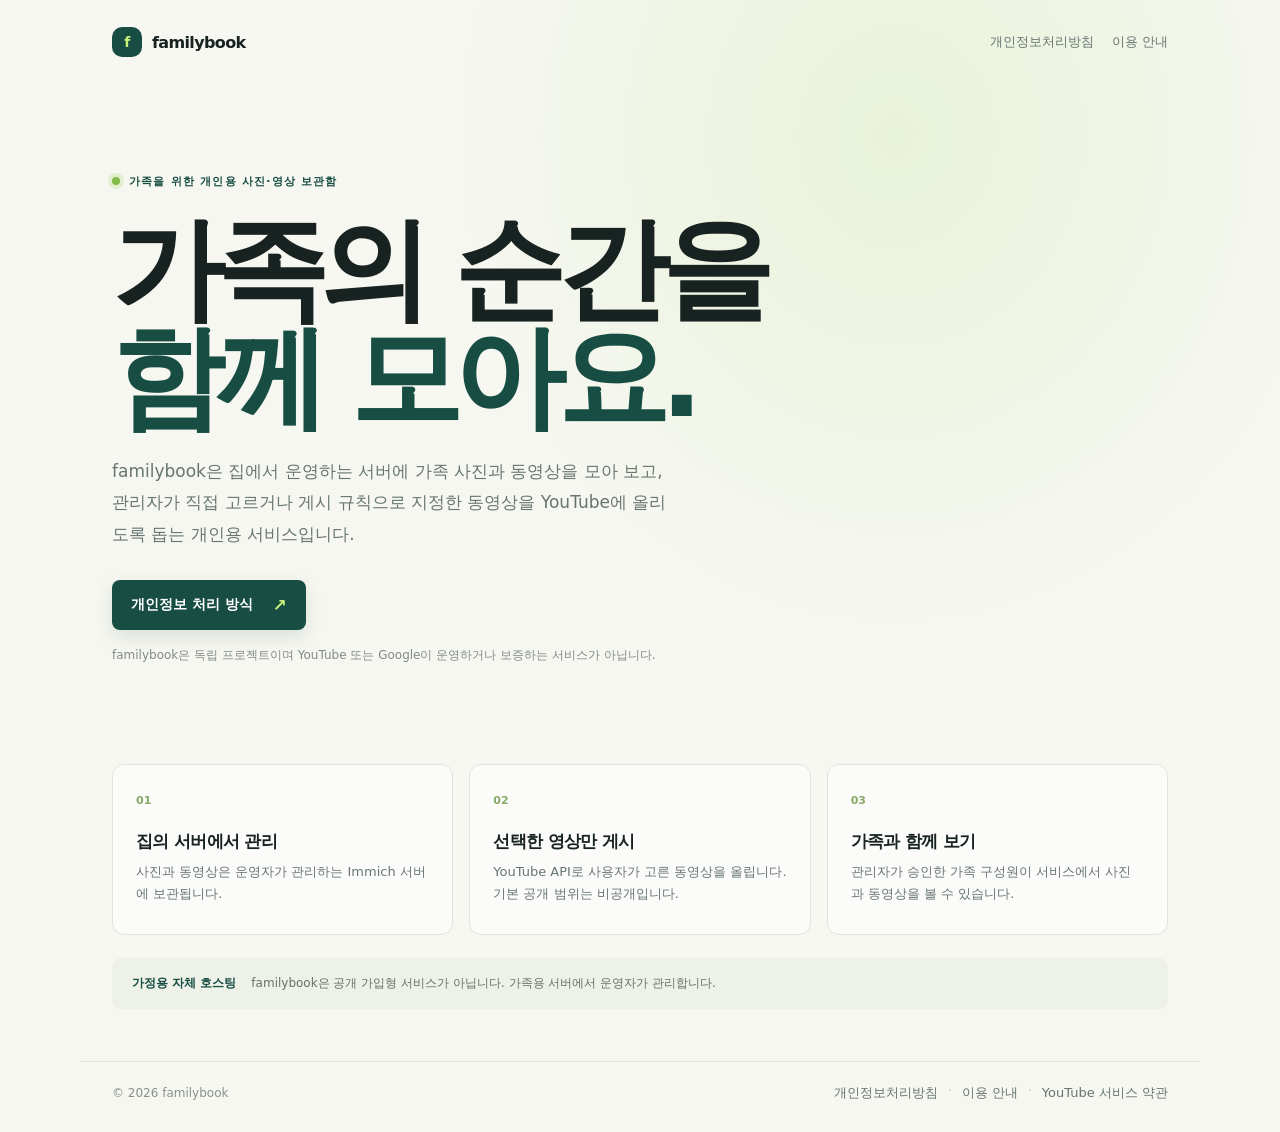
<file: index.html>
<!doctype html>
<html lang="ko">
<head>
  <meta charset="utf-8">
  <meta name="viewport" content="width=device-width, initial-scale=1">
  <meta name="description" content="familybook은 가족 사진과 동영상을 집의 서버에서 정리하고, 사용자가 선택한 동영상을 YouTube에 올리는 개인용 서비스입니다.">
  <title>familybook — 가족의 사진과 영상</title>
  <link rel="stylesheet" href="style.css">
</head>
<body>
  <header class="topbar">
    <a class="brand" href="./" aria-label="familybook 홈"><span class="brand-mark">f</span> familybook</a>
    <nav><a class="quiet-link" href="privacy.html">개인정보처리방침</a><a class="quiet-link" href="terms.html">이용 안내</a></nav>
  </header>
  <main>
    <section class="hero">
      <div class="eyebrow"><span class="dot"></span> 가족을 위한 개인용 사진·영상 보관함</div>
      <h1>가족의 순간을<br><em>함께 모아요.</em></h1>
      <p class="intro">familybook은 집에서 운영하는 서버에 가족 사진과 동영상을 모아 보고, 관리자가 직접 고르거나 게시 규칙으로 지정한 동영상을 YouTube에 올리도록 돕는 개인용 서비스입니다.</p>
      <a class="button" href="privacy.html">개인정보 처리 방식 <span aria-hidden="true">↗</span></a>
      <p class="disclaimer">familybook은 독립 프로젝트이며 YouTube 또는 Google이 운영하거나 보증하는 서비스가 아닙니다.</p>
    </section>
    <section class="features" aria-label="서비스 안내">
      <article><span class="number">01</span><h2>집의 서버에서 관리</h2><p>사진과 동영상은 운영자가 관리하는 Immich 서버에 보관됩니다.</p></article>
      <article><span class="number">02</span><h2>선택한 영상만 게시</h2><p>YouTube API로 사용자가 고른 동영상을 올립니다. 기본 공개 범위는 비공개입니다.</p></article>
      <article><span class="number">03</span><h2>가족과 함께 보기</h2><p>관리자가 승인한 가족 구성원이 서비스에서 사진과 동영상을 볼 수 있습니다.</p></article>
    </section>
    <aside class="notice"><strong>가정용 자체 호스팅</strong><span>familybook은 공개 가입형 서비스가 아닙니다. 가족용 서버에서 운영자가 관리합니다.</span></aside>
  </main>
  <footer><span>© 2026 familybook</span><span><a href="privacy.html">개인정보처리방침</a><i>·</i><a href="terms.html">이용 안내</a><i>·</i><a href="https://www.youtube.com/t/terms" target="_blank" rel="noreferrer">YouTube 서비스 약관</a></span></footer>
</body>
</html>
</file>
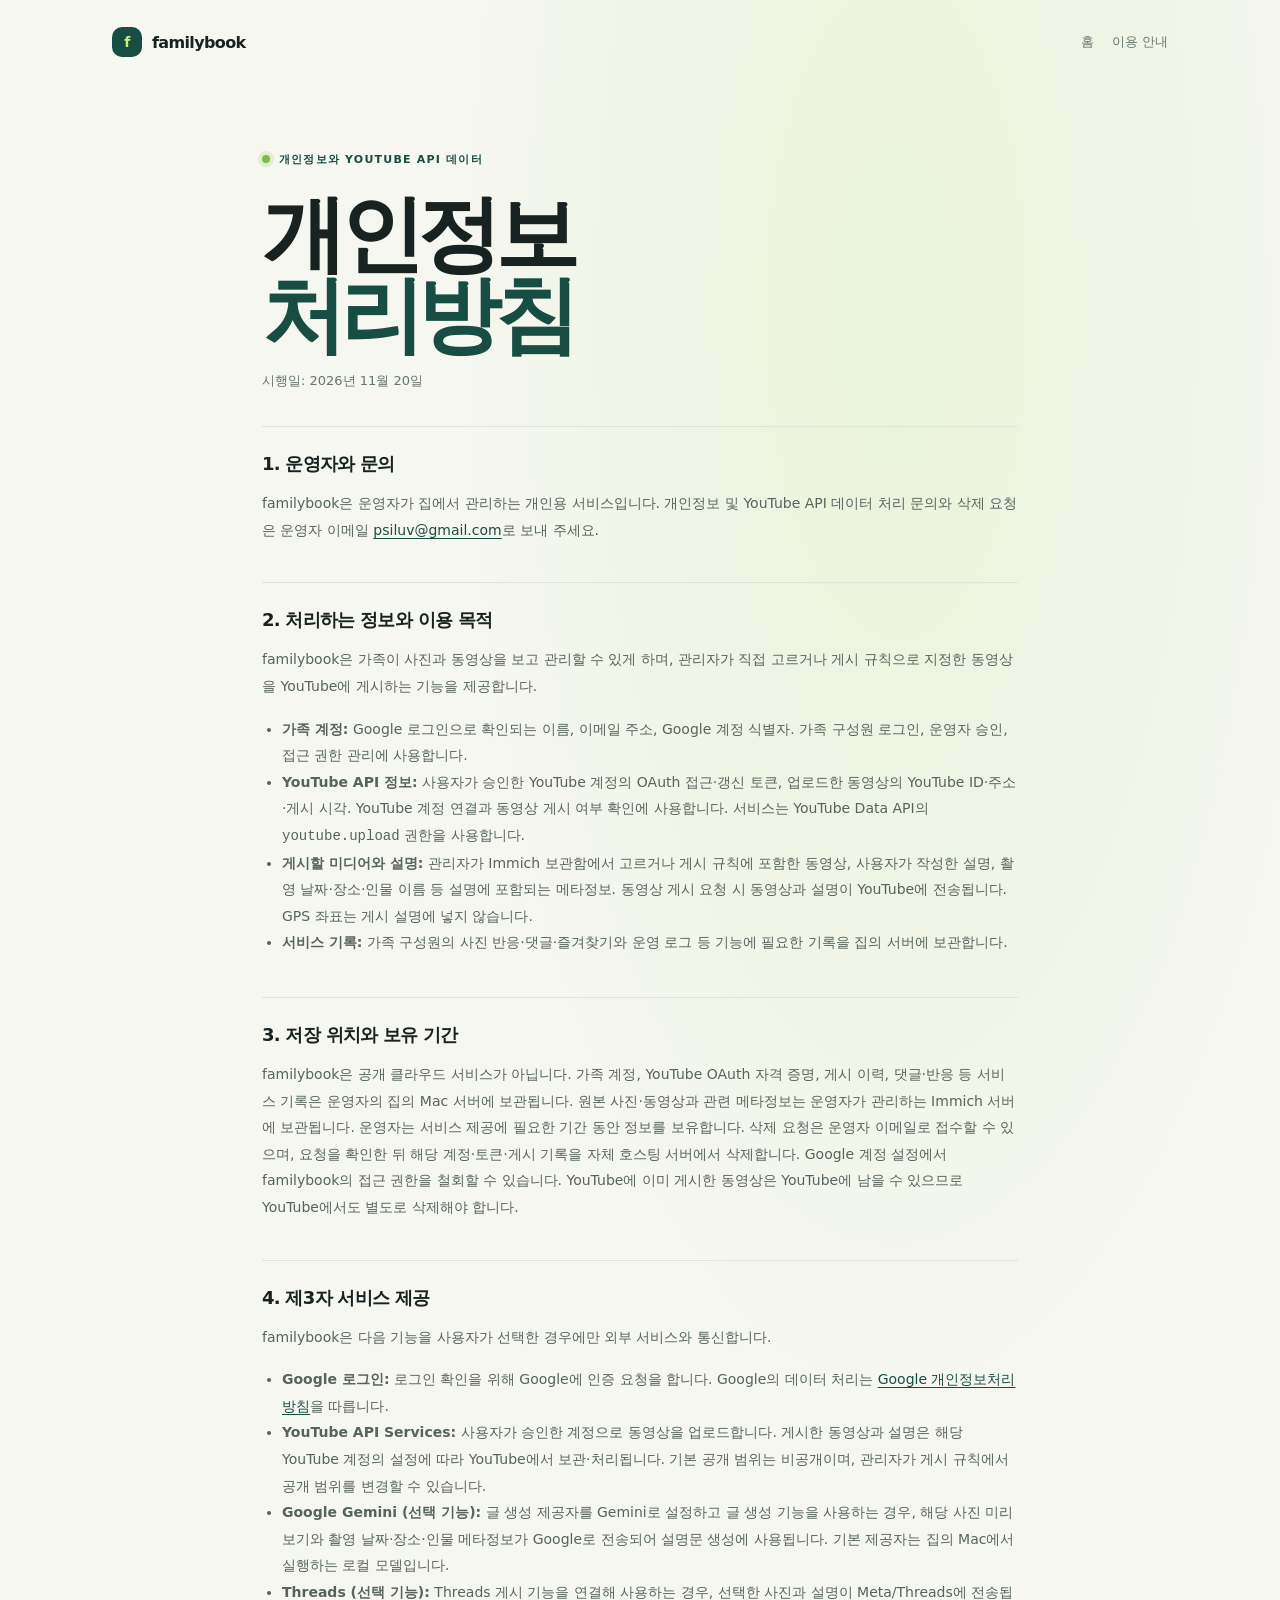
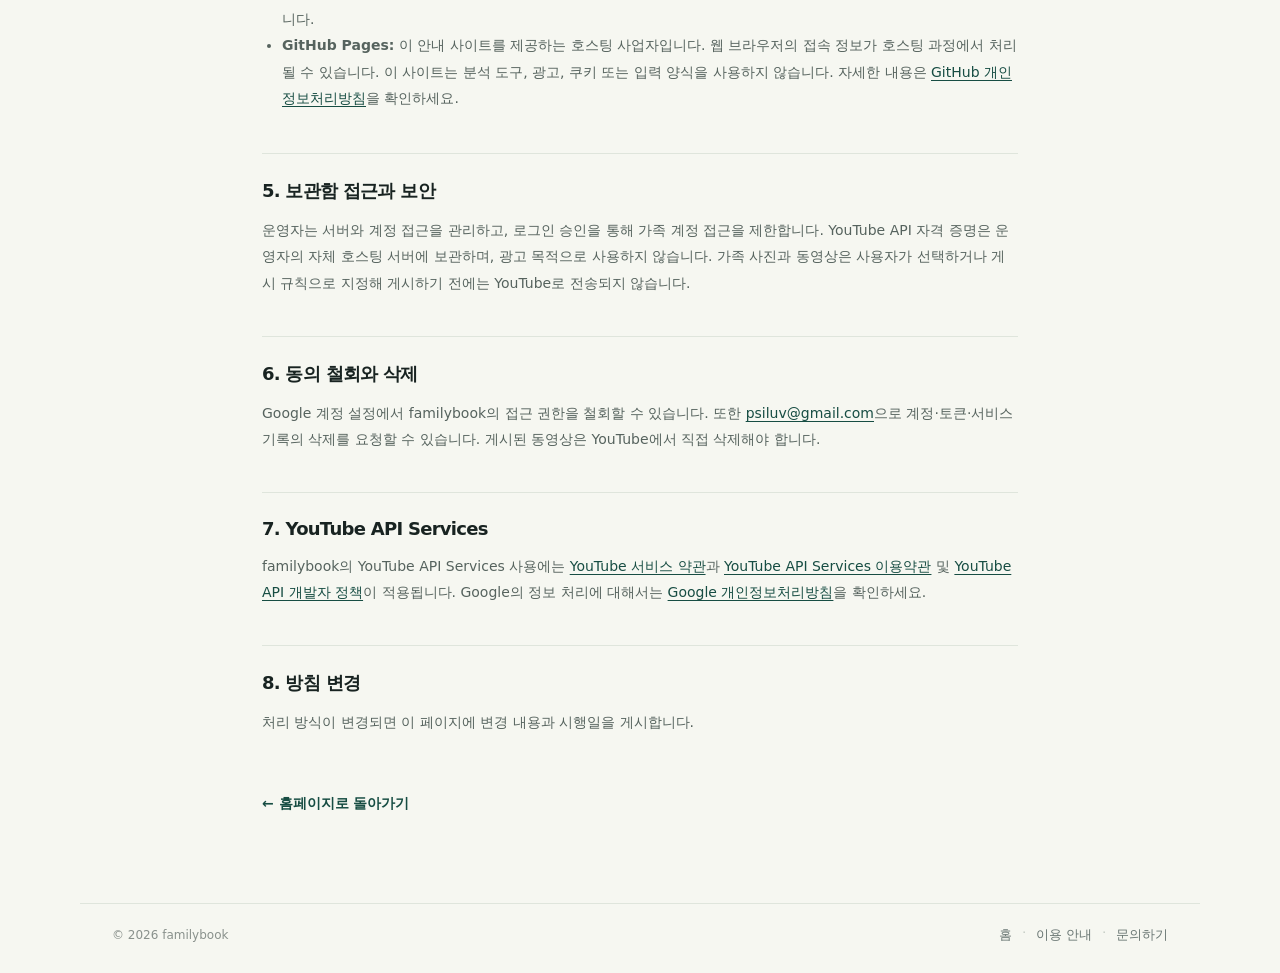
<file: privacy.html>
<!doctype html>
<html lang="ko">
<head>
  <meta charset="utf-8">
  <meta name="viewport" content="width=device-width, initial-scale=1">
  <meta name="robots" content="index,follow">
  <title>개인정보처리방침 — familybook</title>
  <link rel="stylesheet" href="style.css">
</head>
<body>
  <header class="topbar"><a class="brand" href="./"><span class="brand-mark">f</span> familybook</a><nav><a class="quiet-link" href="./">홈</a><a class="quiet-link" href="terms.html">이용 안내</a></nav></header>
  <main class="policy">
    <div class="eyebrow"><span class="dot"></span> 개인정보와 YouTube API 데이터</div>
    <h1>개인정보<br><em>처리방침</em></h1>
    <p class="intro">시행일: 2026년 11월 20일</p>
    <section><h2>1. 운영자와 문의</h2><p>familybook은 운영자가 집에서 관리하는 개인용 서비스입니다. 개인정보 및 YouTube API 데이터 처리 문의와 삭제 요청은 운영자 이메일 <a href="mailto:psiluv@gmail.com">psiluv@gmail.com</a>로 보내 주세요.</p></section>
    <section><h2>2. 처리하는 정보와 이용 목적</h2><p>familybook은 가족이 사진과 동영상을 보고 관리할 수 있게 하며, 관리자가 직접 고르거나 게시 규칙으로 지정한 동영상을 YouTube에 게시하는 기능을 제공합니다.</p><ul><li><strong>가족 계정:</strong> Google 로그인으로 확인되는 이름, 이메일 주소, Google 계정 식별자. 가족 구성원 로그인, 운영자 승인, 접근 권한 관리에 사용합니다.</li><li><strong>YouTube API 정보:</strong> 사용자가 승인한 YouTube 계정의 OAuth 접근·갱신 토큰, 업로드한 동영상의 YouTube ID·주소·게시 시각. YouTube 계정 연결과 동영상 게시 여부 확인에 사용합니다. 서비스는 YouTube Data API의 <code>youtube.upload</code> 권한을 사용합니다.</li><li><strong>게시할 미디어와 설명:</strong> 관리자가 Immich 보관함에서 고르거나 게시 규칙에 포함한 동영상, 사용자가 작성한 설명, 촬영 날짜·장소·인물 이름 등 설명에 포함되는 메타정보. 동영상 게시 요청 시 동영상과 설명이 YouTube에 전송됩니다. GPS 좌표는 게시 설명에 넣지 않습니다.</li><li><strong>서비스 기록:</strong> 가족 구성원의 사진 반응·댓글·즐겨찾기와 운영 로그 등 기능에 필요한 기록을 집의 서버에 보관합니다.</li></ul></section>
    <section><h2>3. 저장 위치와 보유 기간</h2><p>familybook은 공개 클라우드 서비스가 아닙니다. 가족 계정, YouTube OAuth 자격 증명, 게시 이력, 댓글·반응 등 서비스 기록은 운영자의 집의 Mac 서버에 보관됩니다. 원본 사진·동영상과 관련 메타정보는 운영자가 관리하는 Immich 서버에 보관됩니다. 운영자는 서비스 제공에 필요한 기간 동안 정보를 보유합니다. 삭제 요청은 운영자 이메일로 접수할 수 있으며, 요청을 확인한 뒤 해당 계정·토큰·게시 기록을 자체 호스팅 서버에서 삭제합니다. Google 계정 설정에서 familybook의 접근 권한을 철회할 수 있습니다. YouTube에 이미 게시한 동영상은 YouTube에 남을 수 있으므로 YouTube에서도 별도로 삭제해야 합니다.</p></section>
    <section><h2>4. 제3자 서비스 제공</h2><p>familybook은 다음 기능을 사용자가 선택한 경우에만 외부 서비스와 통신합니다.</p><ul><li><strong>Google 로그인:</strong> 로그인 확인을 위해 Google에 인증 요청을 합니다. Google의 데이터 처리는 <a href="https://policies.google.com/privacy" target="_blank" rel="noreferrer">Google 개인정보처리방침</a>을 따릅니다.</li><li><strong>YouTube API Services:</strong> 사용자가 승인한 계정으로 동영상을 업로드합니다. 게시한 동영상과 설명은 해당 YouTube 계정의 설정에 따라 YouTube에서 보관·처리됩니다. 기본 공개 범위는 비공개이며, 관리자가 게시 규칙에서 공개 범위를 변경할 수 있습니다.</li><li><strong>Google Gemini (선택 기능):</strong> 글 생성 제공자를 Gemini로 설정하고 글 생성 기능을 사용하는 경우, 해당 사진 미리보기와 촬영 날짜·장소·인물 메타정보가 Google로 전송되어 설명문 생성에 사용됩니다. 기본 제공자는 집의 Mac에서 실행하는 로컬 모델입니다.</li><li><strong>Threads (선택 기능):</strong> Threads 게시 기능을 연결해 사용하는 경우, 선택한 사진과 설명이 Meta/Threads에 전송됩니다.</li><li><strong>GitHub Pages:</strong> 이 안내 사이트를 제공하는 호스팅 사업자입니다. 웹 브라우저의 접속 정보가 호스팅 과정에서 처리될 수 있습니다. 이 사이트는 분석 도구, 광고, 쿠키 또는 입력 양식을 사용하지 않습니다. 자세한 내용은 <a href="https://docs.github.com/site-policy/privacy-policies/github-general-privacy-statement" target="_blank" rel="noreferrer">GitHub 개인정보처리방침</a>을 확인하세요.</li></ul></section>
    <section><h2>5. 보관함 접근과 보안</h2><p>운영자는 서버와 계정 접근을 관리하고, 로그인 승인을 통해 가족 계정 접근을 제한합니다. YouTube API 자격 증명은 운영자의 자체 호스팅 서버에 보관하며, 광고 목적으로 사용하지 않습니다. 가족 사진과 동영상은 사용자가 선택하거나 게시 규칙으로 지정해 게시하기 전에는 YouTube로 전송되지 않습니다.</p></section>
    <section><h2>6. 동의 철회와 삭제</h2><p>Google 계정 설정에서 familybook의 접근 권한을 철회할 수 있습니다. 또한 <a href="mailto:psiluv@gmail.com">psiluv@gmail.com</a>으로 계정·토큰·서비스 기록의 삭제를 요청할 수 있습니다. 게시된 동영상은 YouTube에서 직접 삭제해야 합니다.</p></section>
    <section><h2>7. YouTube API Services</h2><p>familybook의 YouTube API Services 사용에는 <a href="https://www.youtube.com/t/terms" target="_blank" rel="noreferrer">YouTube 서비스 약관</a>과 <a href="https://developers.google.com/youtube/terms/api-services-terms-of-service" target="_blank" rel="noreferrer">YouTube API Services 이용약관</a> 및 <a href="https://developers.google.com/youtube/terms/developer-policies" target="_blank" rel="noreferrer">YouTube API 개발자 정책</a>이 적용됩니다. Google의 정보 처리에 대해서는 <a href="https://policies.google.com/privacy" target="_blank" rel="noreferrer">Google 개인정보처리방침</a>을 확인하세요.</p></section>
    <section><h2>8. 방침 변경</h2><p>처리 방식이 변경되면 이 페이지에 변경 내용과 시행일을 게시합니다.</p></section>
    <a class="back-link" href="./">← 홈페이지로 돌아가기</a>
  </main>
  <footer><span>© 2026 familybook</span><span><a href="./">홈</a><i>·</i><a href="terms.html">이용 안내</a><i>·</i><a href="mailto:psiluv@gmail.com">문의하기</a></span></footer>
</body>
</html>
</file>
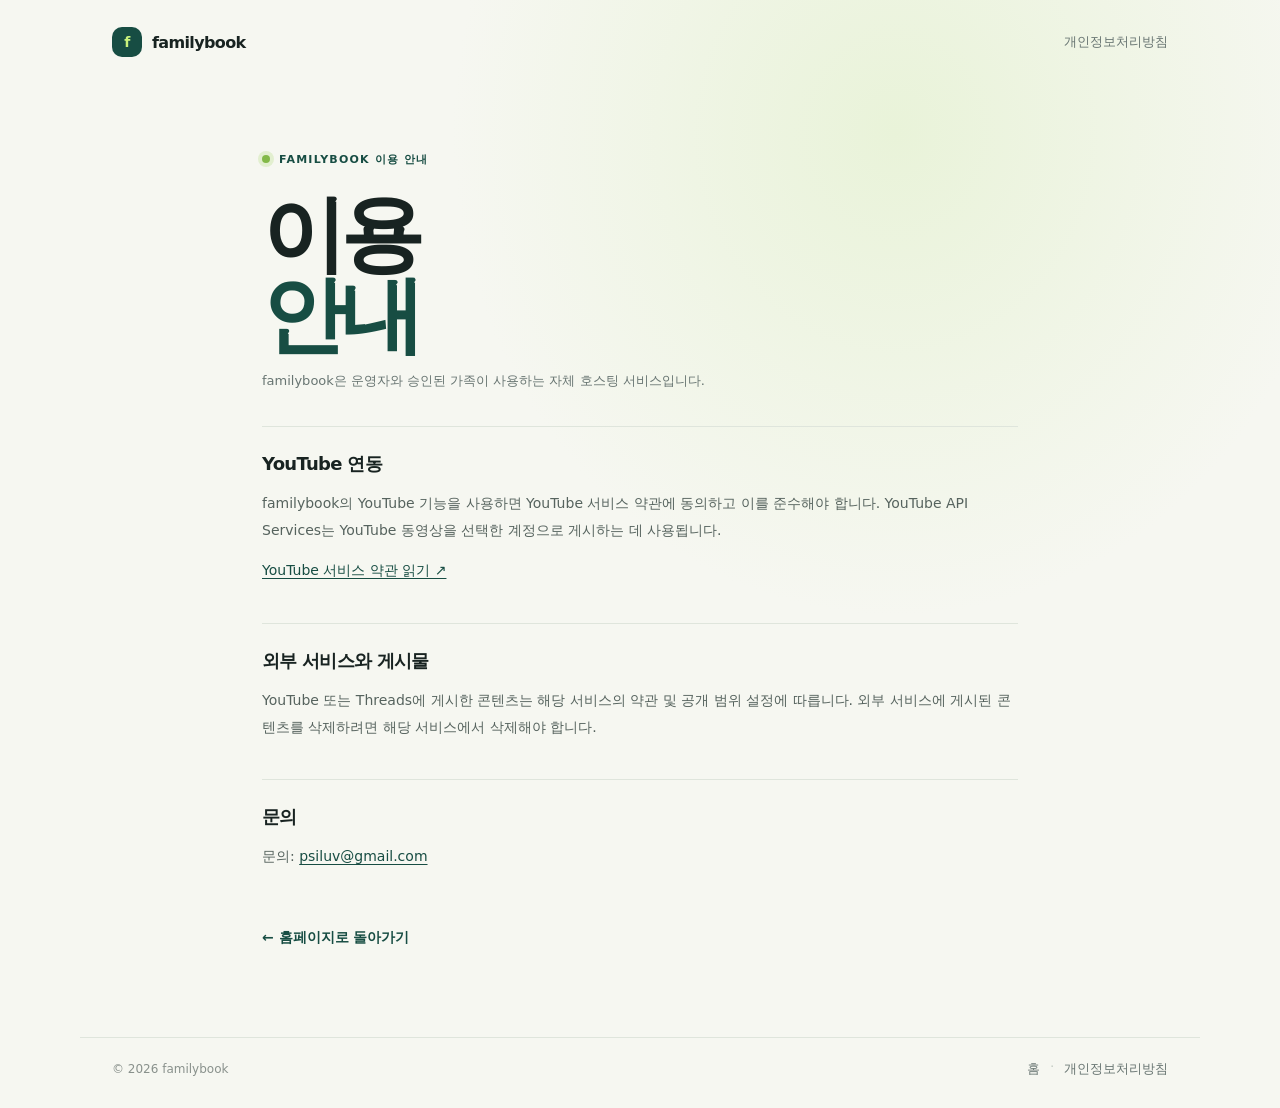
<file: terms.html>
<!doctype html>
<html lang="ko">
<head>
  <meta charset="utf-8">
  <meta name="viewport" content="width=device-width, initial-scale=1">
  <title>이용 안내 — familybook</title>
  <link rel="stylesheet" href="style.css">
</head>
<body>
  <header class="topbar"><a class="brand" href="./"><span class="brand-mark">f</span> familybook</a><nav><a class="quiet-link" href="privacy.html">개인정보처리방침</a></nav></header>
  <main class="policy">
    <div class="eyebrow"><span class="dot"></span> familybook 이용 안내</div>
    <h1>이용<br><em>안내</em></h1>
    <p class="intro">familybook은 운영자와 승인된 가족이 사용하는 자체 호스팅 서비스입니다.</p>
    <section><h2>YouTube 연동</h2><p>familybook의 YouTube 기능을 사용하면 YouTube 서비스 약관에 동의하고 이를 준수해야 합니다. YouTube API Services는 YouTube 동영상을 선택한 계정으로 게시하는 데 사용됩니다.</p><p><a href="https://www.youtube.com/t/terms" target="_blank" rel="noreferrer">YouTube 서비스 약관 읽기 ↗</a></p></section>
    <section><h2>외부 서비스와 게시물</h2><p>YouTube 또는 Threads에 게시한 콘텐츠는 해당 서비스의 약관 및 공개 범위 설정에 따릅니다. 외부 서비스에 게시된 콘텐츠를 삭제하려면 해당 서비스에서 삭제해야 합니다.</p></section>
    <section><h2>문의</h2><p>문의: <a href="mailto:psiluv@gmail.com">psiluv@gmail.com</a></p></section>
    <a class="back-link" href="./">← 홈페이지로 돌아가기</a>
  </main>
  <footer><span>© 2026 familybook</span><span><a href="./">홈</a><i>·</i><a href="privacy.html">개인정보처리방침</a></span></footer>
</body>
</html>
</file>
<file: style.css>
:root{--ink:#182321;--muted:#687572;--green:#174d43;--lime:#c9f27c;--paper:#f6f7f1;--line:#dfe5dc}*{box-sizing:border-box}html{background:var(--paper)}body{margin:0;color:var(--ink);font-family:system-ui,-apple-system,BlinkMacSystemFont,'Segoe UI',sans-serif;background:radial-gradient(ellipse at 70% 12%,#e9f3d9 0,transparent 35%),var(--paper);min-height:100vh}.topbar,footer{display:flex;align-items:center;justify-content:space-between;max-width:1120px;margin:auto;padding:27px 32px}.topbar nav{display:flex;gap:18px}.brand{font-weight:800;letter-spacing:-.04em;display:flex;align-items:center;gap:10px;color:var(--ink);text-decoration:none}.brand-mark{background:var(--green);color:var(--lime);width:30px;height:30px;display:grid;place-items:center;border-radius:10px;font-size:14px}.quiet-link,footer a{font-size:13px;color:var(--muted);text-decoration:none}.quiet-link:hover,footer a:hover{color:var(--green)}main{max-width:1120px;margin:auto;padding:86px 32px 52px}.hero{max-width:700px}.eyebrow{display:inline-flex;align-items:center;gap:9px;text-transform:uppercase;letter-spacing:.11em;font-size:11px;font-weight:700;color:var(--green)}.dot{width:8px;height:8px;border-radius:50%;background:#83b948;box-shadow:0 0 0 4px #e2efcf}h1{font-weight:800;font-size:clamp(64px,10vw,112px);line-height:.96;letter-spacing:-.075em;margin:27px 0 25px}h1 em{font-style:normal;color:var(--green)}.intro{max-width:560px;color:var(--muted);font-size:17px;line-height:1.85;margin:0 0 30px}.button{display:inline-flex;align-items:center;gap:20px;padding:15px 19px;border-radius:8px;color:white;background:var(--green);text-decoration:none;font-size:14px;font-weight:700;box-shadow:0 7px 18px #174d4320}.button:hover{transform:translateY(-1px)}.button span{font-size:17px;color:var(--lime)}.disclaimer{font-size:12px;color:#818b86;margin-top:17px}.features{display:grid;grid-template-columns:repeat(3,1fr);gap:16px;margin-top:100px}.features article{padding:24px 23px 28px;border:1px solid var(--line);background:#ffffff9c;border-radius:12px;min-height:170px}.number{font-size:11px;font-weight:700;color:#87a866}.features h2{font-size:17px;letter-spacing:-.04em;margin:22px 0 8px}.features p{margin:0;font-size:13px;line-height:1.7;color:var(--muted)}.notice{display:flex;gap:15px;margin-top:23px;padding:17px 20px;border-radius:9px;background:#edf1e7;color:#65716a;font-size:12px}.notice strong{color:var(--green)}footer{border-top:1px solid var(--line);font-size:12px;color:#89918c;padding-top:22px;padding-bottom:30px}footer span:last-child{display:flex;gap:10px}footer i{font-style:normal;color:#bdc5bd}.policy{max-width:820px;padding-top:64px;padding-bottom:90px}.policy h1{font-size:clamp(54px,8vw,84px);margin-bottom:14px}.policy .intro{font-size:13px;margin-bottom:33px}.policy section{border-top:1px solid var(--line);padding:25px 0}.policy h2{font-size:18px;margin:0 0 13px;letter-spacing:-.04em}.policy section p,.policy li{font-size:14px;line-height:1.9;color:#56635e}.policy ul{padding-left:20px}.policy a{color:var(--green);text-underline-offset:3px}.back-link{display:inline-block;margin-top:20px;font-size:14px;font-weight:700;text-decoration:none}@media(max-width:680px){.topbar,footer{padding-left:22px;padding-right:22px}.topbar nav{gap:12px}main{padding:65px 22px 40px}.features{grid-template-columns:1fr;margin-top:68px;gap:10px}.features article{min-height:0}.features h2{margin-top:15px}.notice{display:block;line-height:1.8}.notice strong{display:block}.quiet-link{font-size:12px}}
</file>
